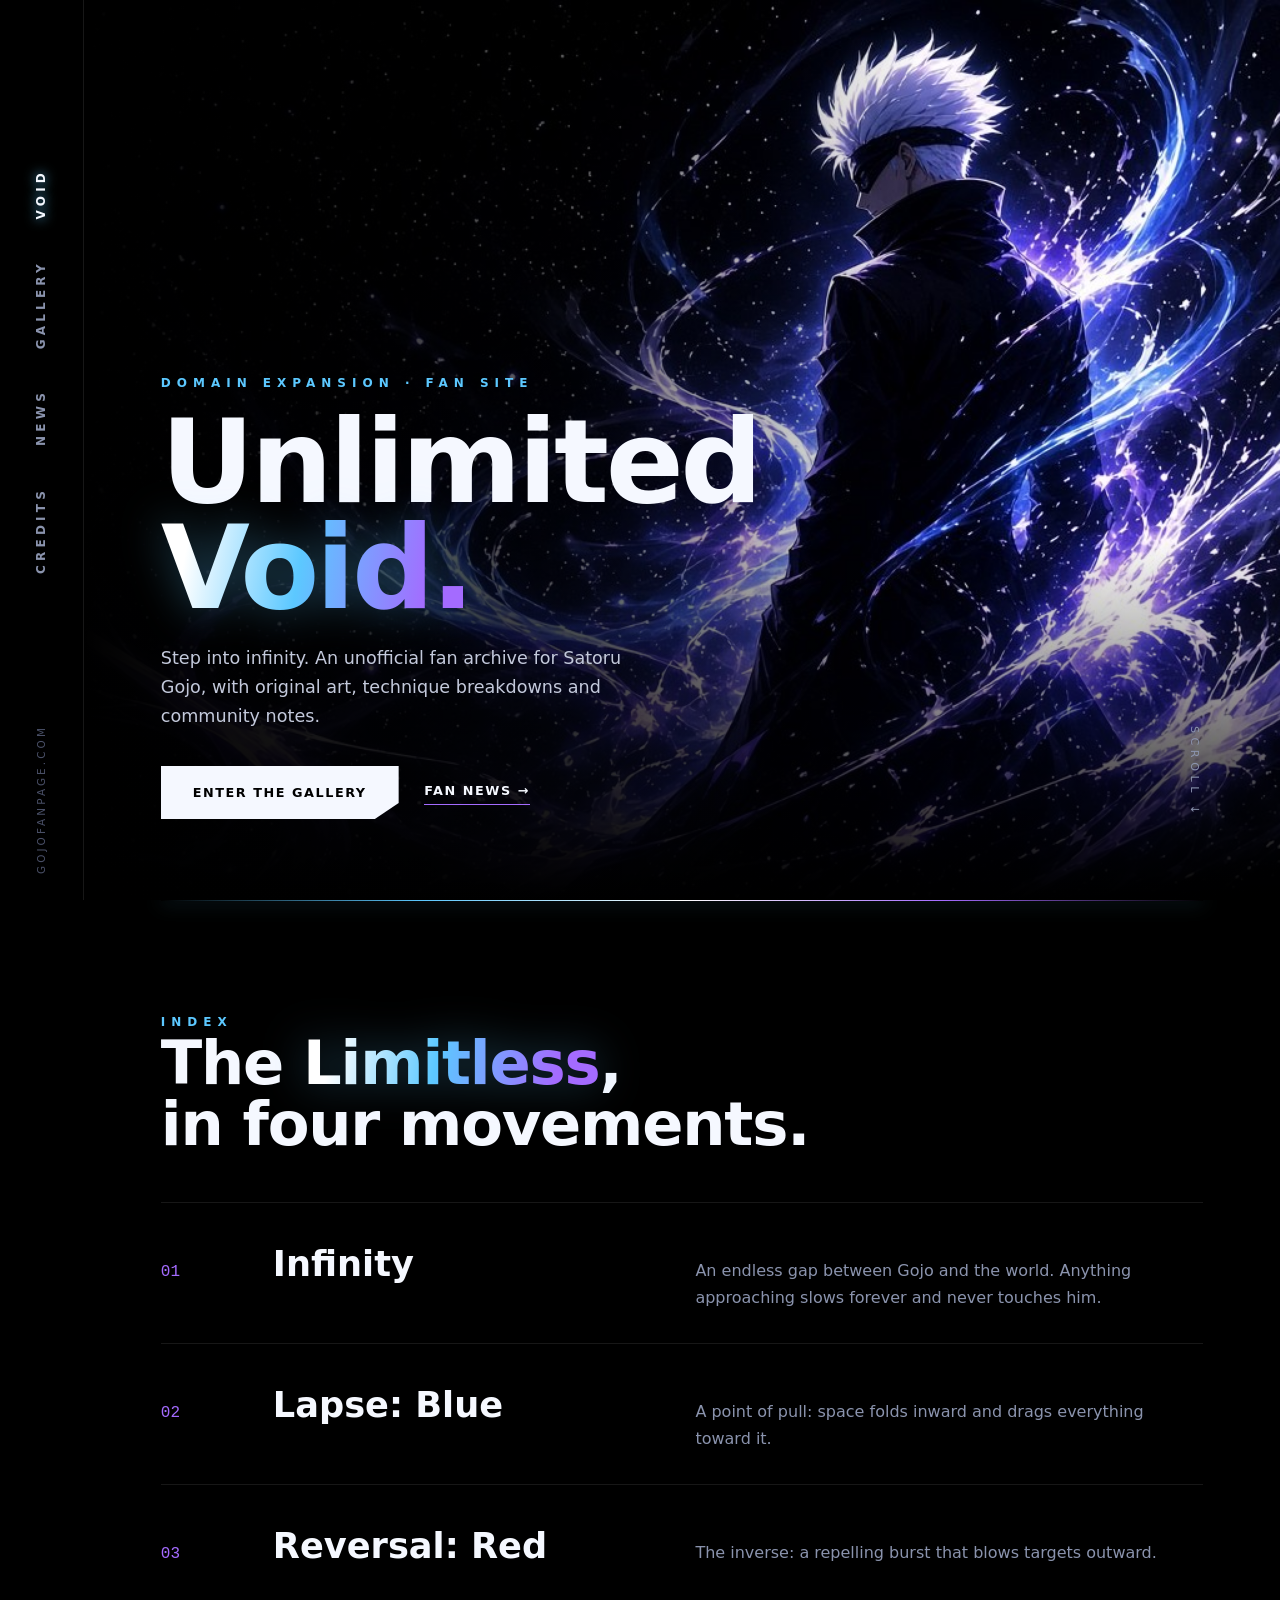
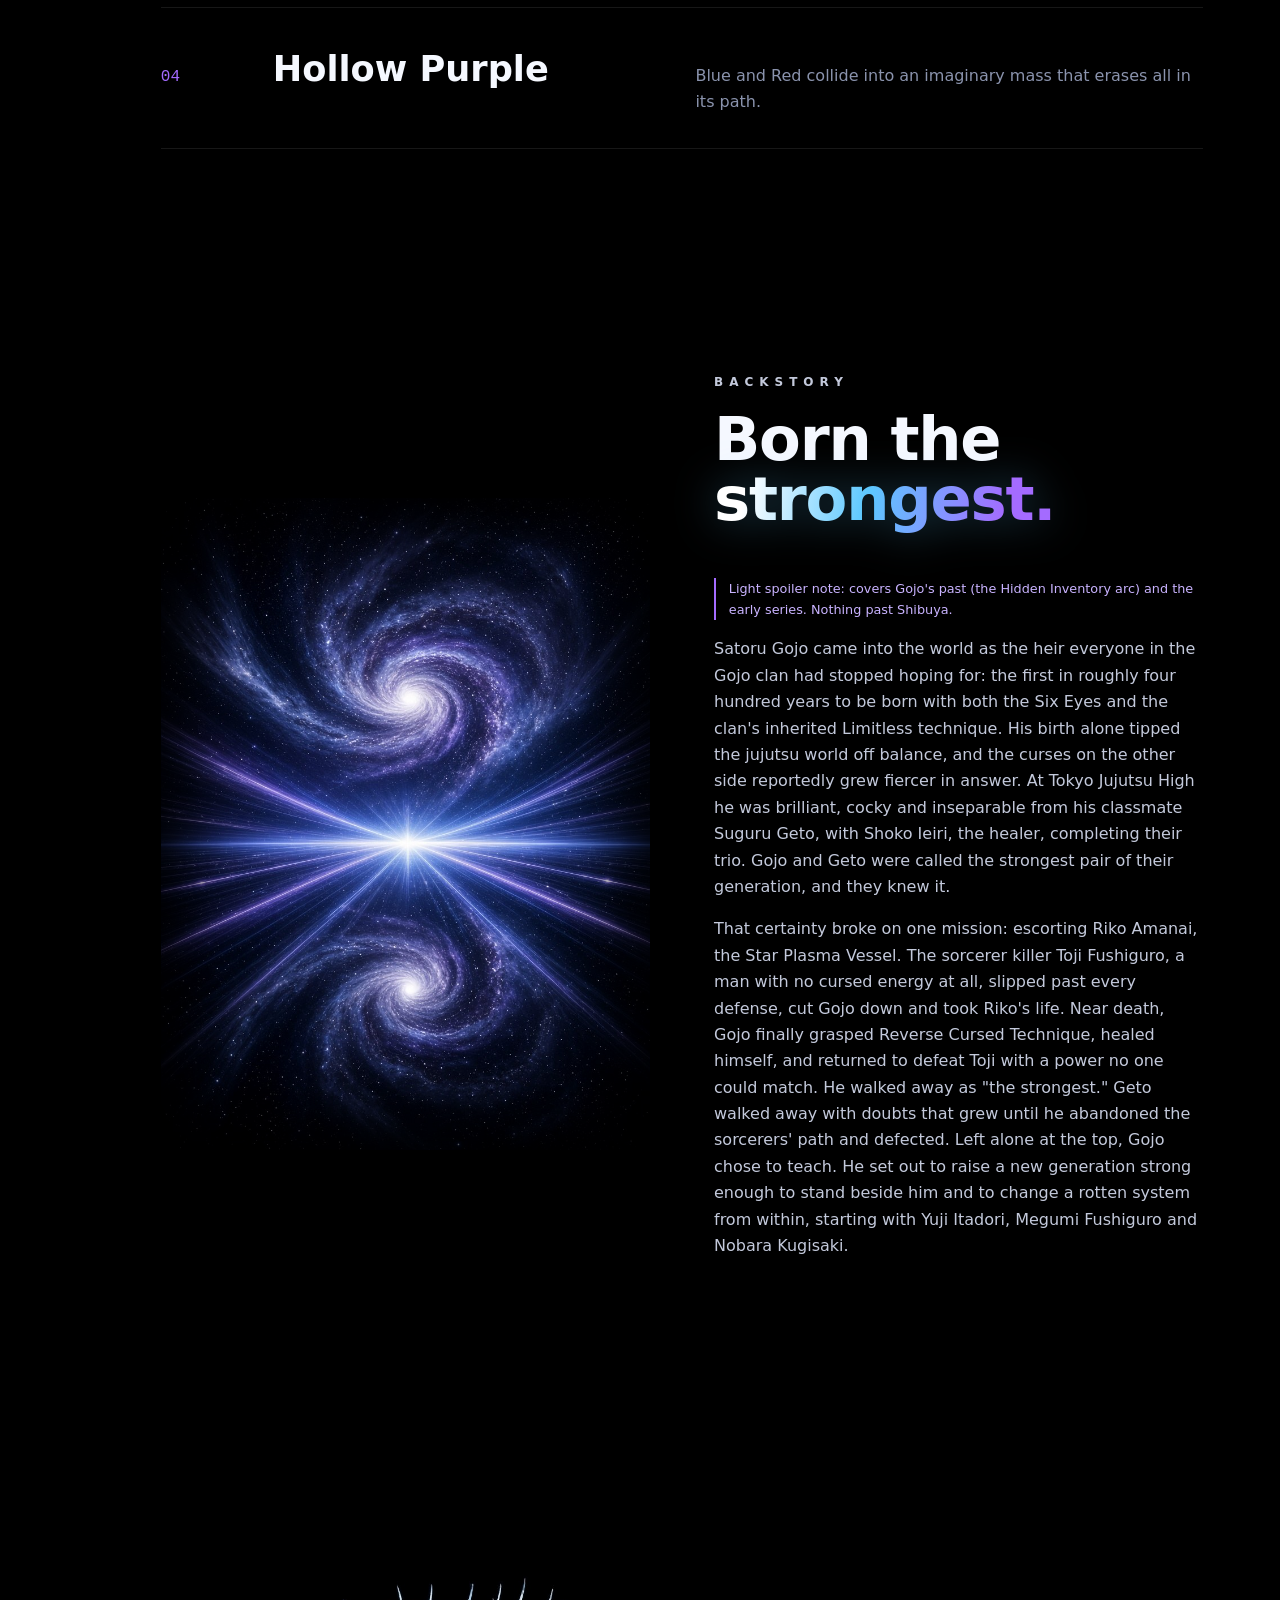
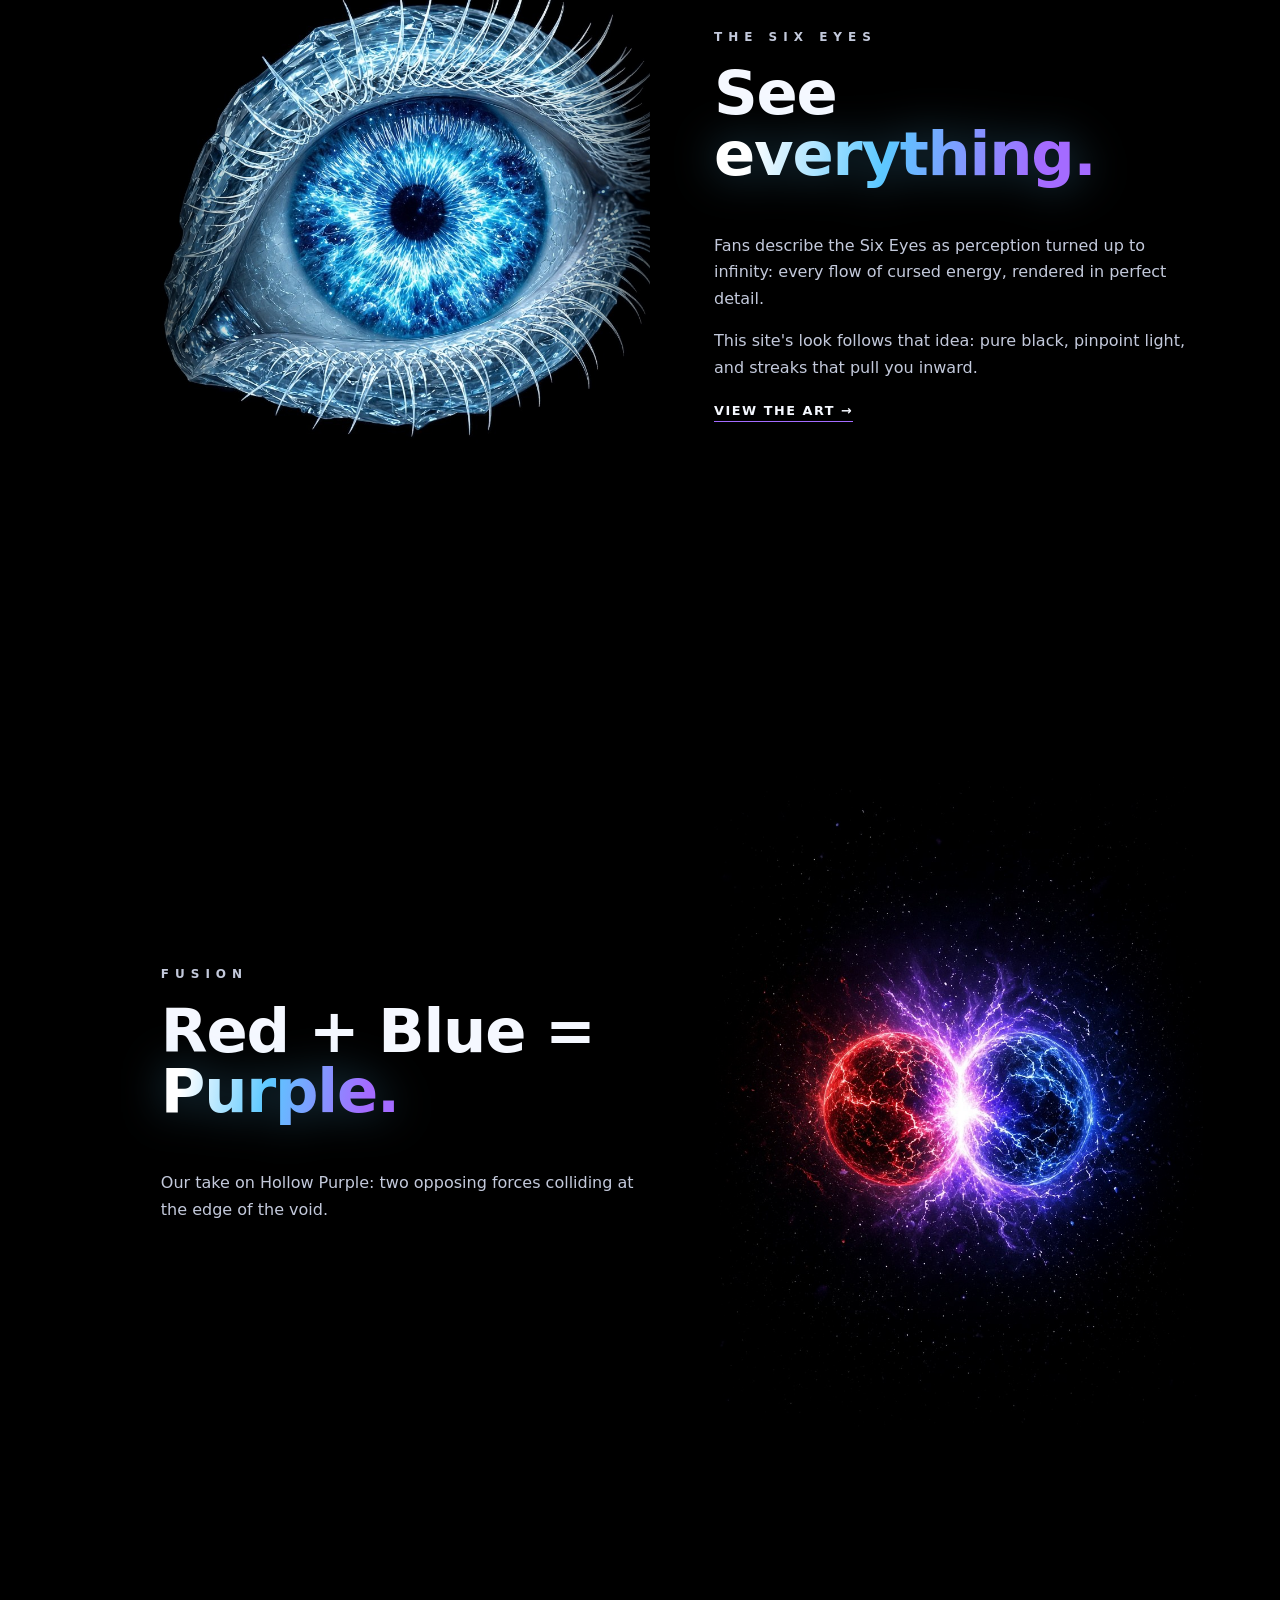
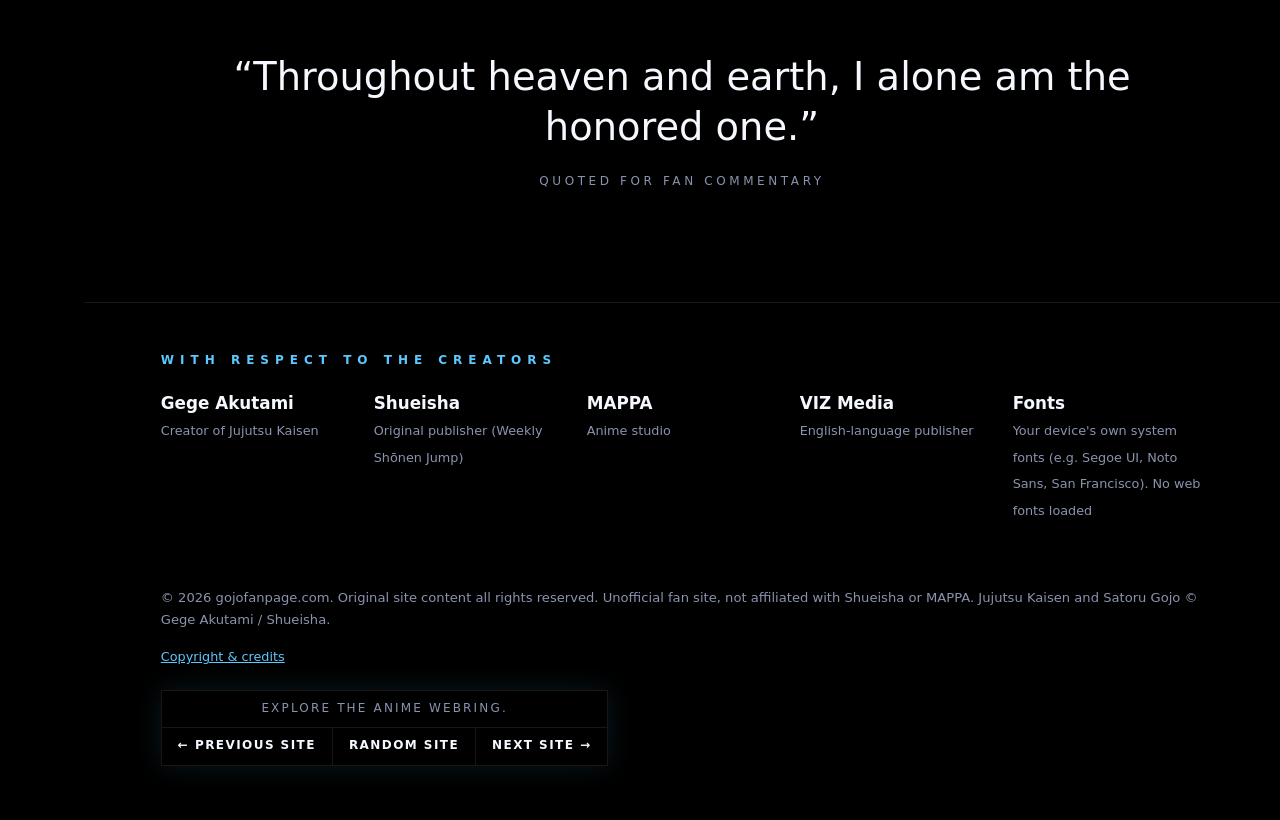
<file: index.html>
<!doctype html><html lang="en"><head><meta charset="utf-8"><meta name="viewport" content="width=device-width,initial-scale=1"><title>Unlimited Void · gojofanpage.com</title><meta name="description" content="An unofficial Satoru Gojo fan site with original Unlimited Void artwork, a Limitless technique guide and a spoiler-light backstory."><meta name="theme-color" content="#000000"><link rel="canonical" href="https://gojofanpage.com/"><meta property="og:type" content="website"><meta property="og:site_name" content="gojofanpage.com"><meta property="og:title" content="Unlimited Void · gojofanpage.com"><meta property="og:description" content="An unofficial Satoru Gojo fan site with original Unlimited Void artwork, a Limitless technique guide and a spoiler-light backstory."><meta property="og:url" content="https://gojofanpage.com/"><meta property="og:image" content="https://gojofanpage.com/img/hero-void.jpg"><meta property="og:image:width" content="1280"><meta property="og:image:height" content="720"><meta property="og:image:alt" content="Original fan artwork: a white-haired sorcerer silhouette in a starry blue-violet void"><meta name="twitter:card" content="summary_large_image"><meta name="twitter:title" content="Unlimited Void · gojofanpage.com"><meta name="twitter:description" content="An unofficial Satoru Gojo fan site with original Unlimited Void artwork, a Limitless technique guide and a spoiler-light backstory."><meta name="twitter:image" content="https://gojofanpage.com/img/hero-void.jpg"><link rel="icon" href="favicon.svg" type="image/svg+xml"><link rel="icon" href="favicon-32.png" type="image/png" sizes="32x32"><link rel="apple-touch-icon" href="apple-touch-icon.png"><link rel="stylesheet" href="style.css"></head><body>
<a class="skip" href="#main">Skip to content</a><canvas id="void" aria-hidden="true"></canvas>
<nav class="rail" aria-label="Main"><a href="index.html" aria-label="gojofanpage.com home"><span class="mark"></span></a><ul><li><a href="index.html" aria-current="page">Void</a></li><li><a href="gallery.html">Gallery</a></li><li><a href="news.html">News</a></li><li><a href="copyright.html">Credits</a></li></ul><small>GOJOFANPAGE.COM</small></nav>
<div class="wrap"><main id="main"><section class="hero"><img src="img/hero-void.jpg" fetchpriority="high" decoding="async" alt="Original artwork: a white-haired, blindfolded sorcerer silhouette surrounded by blue and violet light streaks in a starry void"><div class="hero-txt"><p class="kicker">Domain Expansion · Fan Site</p><h1>Unlimited<br><em>Void.</em></h1><p class="lede">Step into infinity. An unofficial fan archive for Satoru Gojo, with original art, technique breakdowns and community notes.</p><div class="cta"><a class="btn" href="gallery.html">Enter the gallery</a><a class="link" href="news.html">Fan news →</a></div></div><span class="scroll" aria-hidden="true">SCROLL ↓</span></section>
<div class="streak" aria-hidden="true"></div>
<section class="reveal" aria-labelledby="lim"><p class="kicker">Index</p><h2 id="lim">The <em>Limitless</em>,<br>in four movements.</h2><ol class="tech">
<li><span class="n">01</span><h3>Infinity</h3><p>An endless gap between Gojo and the world. Anything approaching slows forever and never touches him.</p></li>
<li><span class="n">02</span><h3>Lapse: Blue</h3><p>A point of pull: space folds inward and drags everything toward it.</p></li>
<li><span class="n">03</span><h3>Reversal: Red</h3><p>The inverse: a repelling burst that blows targets outward.</p></li>
<li><span class="n">04</span><h3>Hollow Purple</h3><p>Blue and Red collide into an imaginary mass that erases all in its path.</p></li></ol></section>
<section class="split reveal" aria-labelledby="bs"><div class="frame"><img src="img/void-landscape.jpg" alt="Original artwork: twin galaxies and a burst of blue-violet light" loading="lazy"></div><div><p class="kicker">Backstory</p><h2 id="bs">Born the <em>strongest.</em></h2><p class="spoil">Light spoiler note: covers Gojo's past (the Hidden Inventory arc) and the early series. Nothing past Shibuya.</p>
<p>Satoru Gojo came into the world as the heir everyone in the Gojo clan had stopped hoping for: the first in roughly four hundred years to be born with both the Six Eyes and the clan's inherited Limitless technique. His birth alone tipped the jujutsu world off balance, and the curses on the other side reportedly grew fiercer in answer. At Tokyo Jujutsu High he was brilliant, cocky and inseparable from his classmate Suguru Geto, with Shoko Ieiri, the healer, completing their trio. Gojo and Geto were called the strongest pair of their generation, and they knew it.</p>
<p>That certainty broke on one mission: escorting Riko Amanai, the Star Plasma Vessel. The sorcerer killer Toji Fushiguro, a man with no cursed energy at all, slipped past every defense, cut Gojo down and took Riko's life. Near death, Gojo finally grasped Reverse Cursed Technique, healed himself, and returned to defeat Toji with a power no one could match. He walked away as "the strongest." Geto walked away with doubts that grew until he abandoned the sorcerers' path and defected. Left alone at the top, Gojo chose to teach. He set out to raise a new generation strong enough to stand beside him and to change a rotten system from within, starting with Yuji Itadori, Megumi Fushiguro and Nobara Kugisaki.</p></div></section><section class="split reveal"><div class="frame"><img src="img/six-eyes.jpg" alt="Original artwork: a crystalline ice-blue eye with a galaxy-like iris on black" loading="lazy"></div><div><p class="kicker">The Six Eyes</p><h2>See <em>everything.</em></h2><p>Fans describe the Six Eyes as perception turned up to infinity: every flow of cursed energy, rendered in perfect detail.</p><p>This site's look follows that idea: pure black, pinpoint light, and streaks that pull you inward.</p><a class="link" href="gallery.html">View the art →</a></div></section>
<section class="split reveal"><div><p class="kicker">Fusion</p><h2>Red + Blue =<br><em>Purple.</em></h2><p>Our take on Hollow Purple: two opposing forces colliding at the edge of the void.</p></div><div class="frame"><img src="img/hollow-purple.jpg" alt="Original artwork: a red and a blue orb fusing into violet lightning" loading="lazy"></div></section>
<section class="reveal"><blockquote>“Throughout heaven and earth, I alone am the honored one.”<cite>Quoted for fan commentary</cite></blockquote></section></main><div class="credits" aria-label="Credits"><p class="kicker">With respect to the creators</p><ul><li><b>Gege Akutami</b><span>Creator of Jujutsu Kaisen</span></li><li><b>Shueisha</b><span>Original publisher (Weekly Shōnen Jump)</span></li><li><b>MAPPA</b><span>Anime studio</span></li><li><b>VIZ Media</b><span>English-language publisher</span></li><li><b>Fonts</b><span>Your device's own system fonts (e.g. Segoe UI, Noto Sans, San Francisco). No web fonts loaded</span></li></ul></div><footer><p>© 2026 gojofanpage.com. Original site content all rights reserved. Unofficial fan site, not affiliated with Shueisha or MAPPA. Jujutsu Kaisen and Satoru Gojo © Gege Akutami / Shueisha.</p><p class="fine"><a href="copyright.html">Copyright &amp; credits</a></p><div class="webring" aria-label="Anime Webring"><p class="wr-t">Explore the Anime Webring.</p><div class="wr-l"><a href="https://webri.ng/webring/animewebring/previous?via=https%3A%2F%2Fgojofanpage.com%2F">← Previous Site</a><a href="https://webri.ng/webring/animewebring/random?via=https%3A%2F%2Fgojofanpage.com%2F">Random Site</a><a href="https://webri.ng/webring/animewebring/next?via=https%3A%2F%2Fgojofanpage.com%2F">Next Site →</a></div></div><!-- AFFILIATE DISCLOSURE (enable only after the boss approves an affiliate program): <p class="fine disclosure">Some links on this site are affiliate links. If you buy through them, gojofanpage.com may earn a small commission at no extra cost to you.</p> --></footer></div><script src="script.js"></script></body></html>
</file>
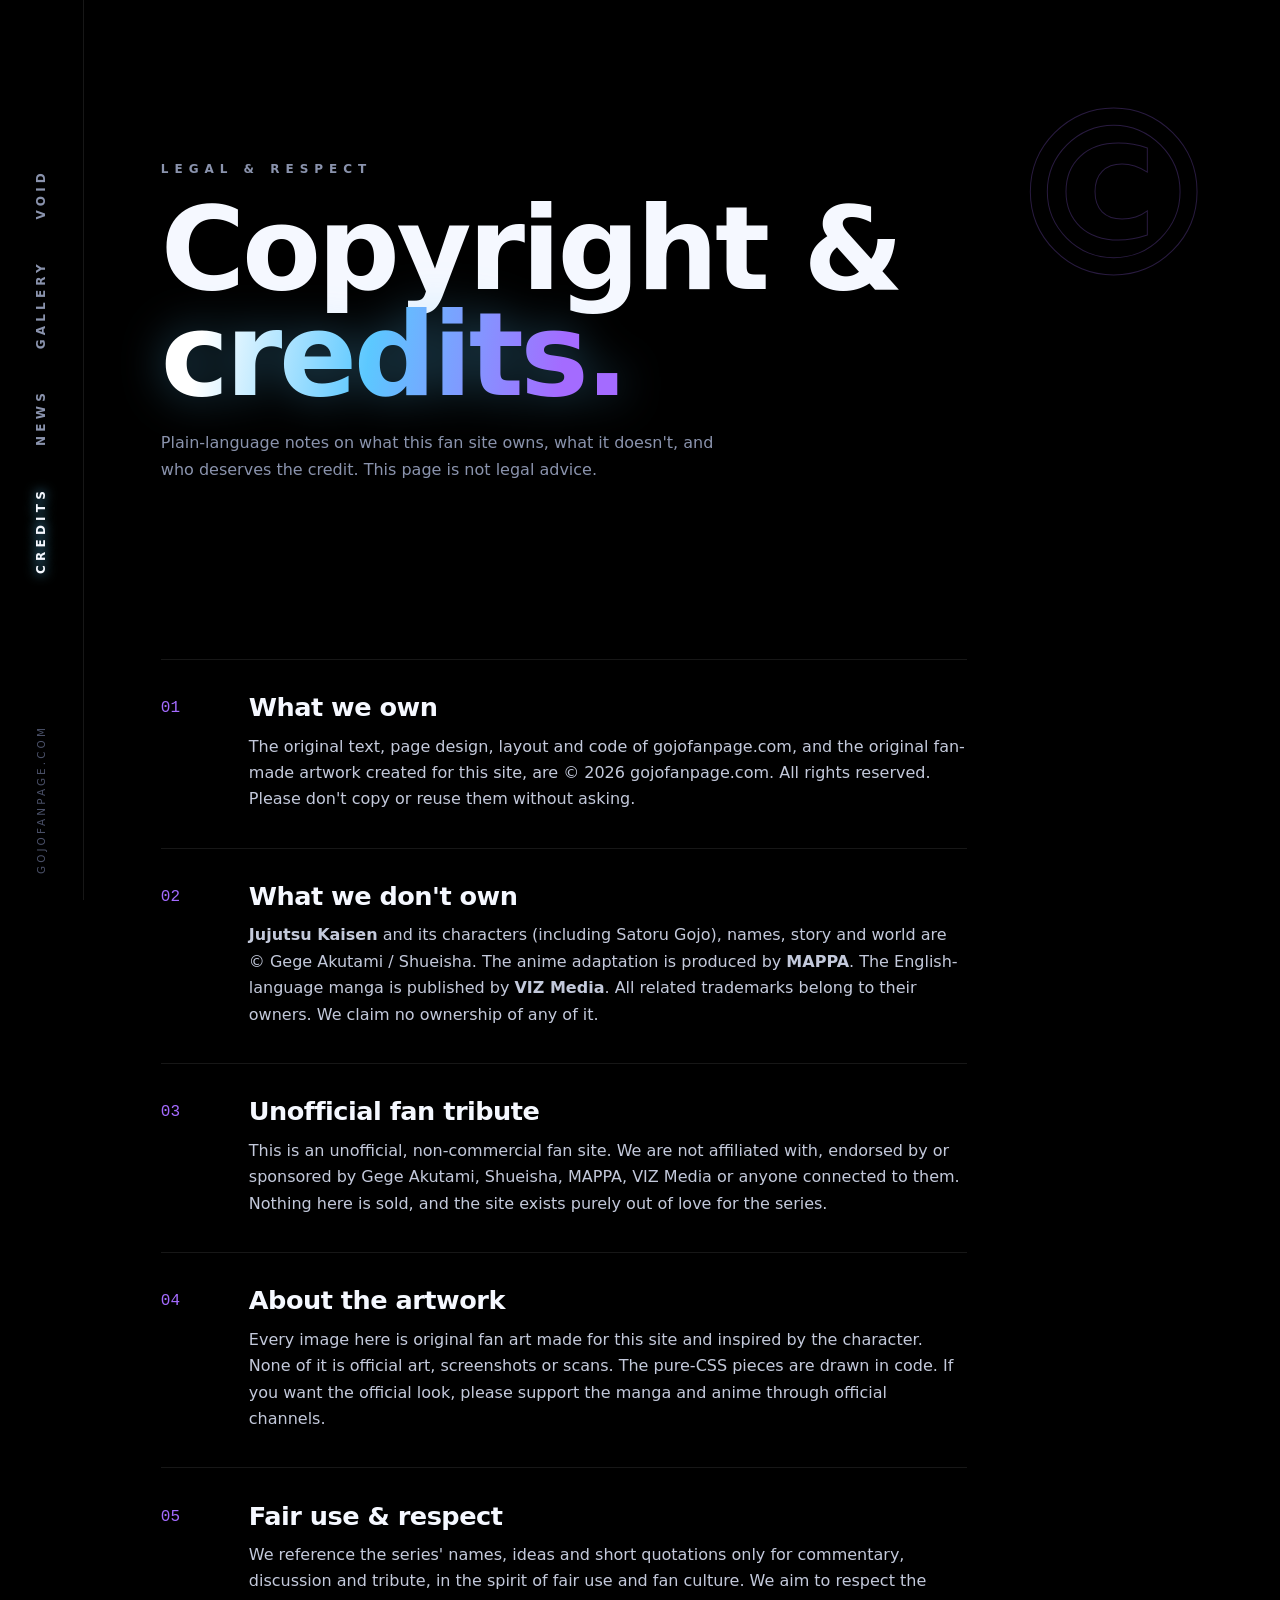
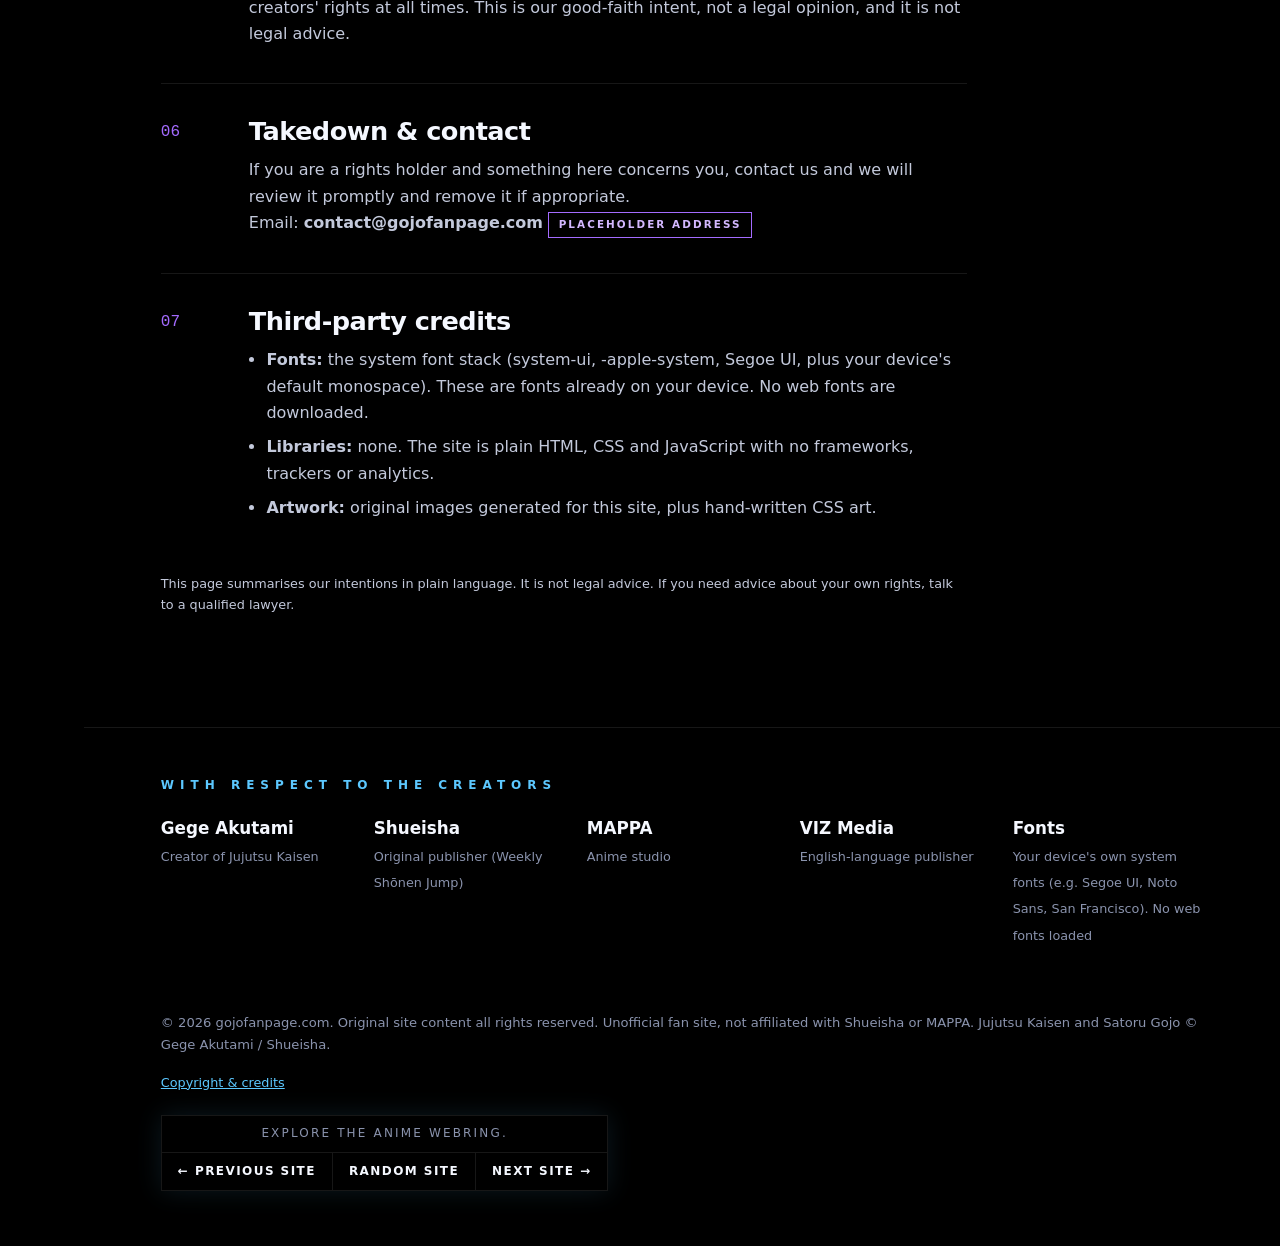
<file: copyright.html>
<!doctype html><html lang="en"><head><meta charset="utf-8"><meta name="viewport" content="width=device-width,initial-scale=1"><title>Copyright &amp; Credits · gojofanpage.com</title><meta name="description" content="Copyright notice, credits and fan-site policy for gojofanpage.com, an unofficial Jujutsu Kaisen fan site."><meta name="theme-color" content="#000000"><link rel="canonical" href="https://gojofanpage.com/copyright.html"><meta property="og:type" content="website"><meta property="og:site_name" content="gojofanpage.com"><meta property="og:title" content="Copyright &amp; Credits · gojofanpage.com"><meta property="og:description" content="Copyright notice, credits and fan-site policy for gojofanpage.com, an unofficial Jujutsu Kaisen fan site."><meta property="og:url" content="https://gojofanpage.com/copyright.html"><meta property="og:image" content="https://gojofanpage.com/img/hero-void.jpg"><meta property="og:image:width" content="1280"><meta property="og:image:height" content="720"><meta property="og:image:alt" content="Original fan artwork: a white-haired sorcerer silhouette in a starry blue-violet void"><meta name="twitter:card" content="summary_large_image"><meta name="twitter:title" content="Copyright &amp; Credits · gojofanpage.com"><meta name="twitter:description" content="Copyright notice, credits and fan-site policy for gojofanpage.com, an unofficial Jujutsu Kaisen fan site."><meta name="twitter:image" content="https://gojofanpage.com/img/hero-void.jpg"><link rel="icon" href="favicon.svg" type="image/svg+xml"><link rel="icon" href="favicon-32.png" type="image/png" sizes="32x32"><link rel="apple-touch-icon" href="apple-touch-icon.png"><link rel="stylesheet" href="style.css"></head><body>
<a class="skip" href="#main">Skip to content</a><canvas id="void" aria-hidden="true"></canvas>
<nav class="rail" aria-label="Main"><a href="index.html" aria-label="gojofanpage.com home"><span class="mark"></span></a><ul><li><a href="index.html">Void</a></li><li><a href="gallery.html">Gallery</a></li><li><a href="news.html" >News</a></li><li><a href="copyright.html" aria-current="page">Credits</a></li></ul><small>GOJOFANPAGE.COM</small></nav>
<div class="wrap"><main id="main"><section class="phead"><span class="big" aria-hidden="true">©</span><p class="kicker">Legal &amp; respect</p><h1>Copyright &amp;<br><em>credits.</em></h1><p>Plain-language notes on what this fan site owns, what it doesn't, and who deserves the credit. This page is not legal advice.</p></section>
<section class="legal">
<article><span class="n">01</span><div><h2>What we own</h2><p>The original text, page design, layout and code of gojofanpage.com, and the original fan-made artwork created for this site, are © 2026 gojofanpage.com. All rights reserved. Please don't copy or reuse them without asking.</p></div></article>
<article><span class="n">02</span><div><h2>What we don't own</h2><p><b>Jujutsu Kaisen</b> and its characters (including Satoru Gojo), names, story and world are © Gege Akutami / Shueisha. The anime adaptation is produced by <b>MAPPA</b>. The English-language manga is published by <b>VIZ Media</b>. All related trademarks belong to their owners. We claim no ownership of any of it.</p></div></article>
<article><span class="n">03</span><div><h2>Unofficial fan tribute</h2><p>This is an unofficial, non-commercial fan site. We are not affiliated with, endorsed by or sponsored by Gege Akutami, Shueisha, MAPPA, VIZ Media or anyone connected to them. Nothing here is sold, and the site exists purely out of love for the series.</p></div></article>
<article><span class="n">04</span><div><h2>About the artwork</h2><p>Every image here is original fan art made for this site and inspired by the character. None of it is official art, screenshots or scans. The pure-CSS pieces are drawn in code. If you want the official look, please support the manga and anime through official channels.</p></div></article>
<article><span class="n">05</span><div><h2>Fair use &amp; respect</h2><p>We reference the series' names, ideas and short quotations only for commentary, discussion and tribute, in the spirit of fair use and fan culture. We aim to respect the creators' rights at all times. This is our good-faith intent, not a legal opinion, and it is not legal advice.</p></div></article>
<article><span class="n">06</span><div><h2>Takedown &amp; contact</h2><p>If you are a rights holder and something here concerns you, contact us and we will review it promptly and remove it if appropriate.<br>Email: <b>contact@gojofanpage.com</b> <span class="pill ph">Placeholder address</span></p></div></article>
<article><span class="n">07</span><div><h2>Third-party credits</h2><ul class="list"><li><b>Fonts:</b> the system font stack (system-ui, -apple-system, Segoe UI, plus your device's default monospace). These are fonts already on your device. No web fonts are downloaded.</li><li><b>Libraries:</b> none. The site is plain HTML, CSS and JavaScript with no frameworks, trackers or analytics.</li><li><b>Artwork:</b> original images generated for this site, plus hand-written CSS art.</li></ul></div></article>
<p class="fine">This page summarises our intentions in plain language. It is not legal advice. If you need advice about your own rights, talk to a qualified lawyer.</p>
</section></main><div class="credits" aria-label="Credits"><p class="kicker">With respect to the creators</p><ul><li><b>Gege Akutami</b><span>Creator of Jujutsu Kaisen</span></li><li><b>Shueisha</b><span>Original publisher (Weekly Shōnen Jump)</span></li><li><b>MAPPA</b><span>Anime studio</span></li><li><b>VIZ Media</b><span>English-language publisher</span></li><li><b>Fonts</b><span>Your device's own system fonts (e.g. Segoe UI, Noto Sans, San Francisco). No web fonts loaded</span></li></ul></div><footer><p>© 2026 gojofanpage.com. Original site content all rights reserved. Unofficial fan site, not affiliated with Shueisha or MAPPA. Jujutsu Kaisen and Satoru Gojo © Gege Akutami / Shueisha.</p><p class="fine"><a href="copyright.html">Copyright &amp; credits</a></p><div class="webring" aria-label="Anime Webring"><p class="wr-t">Explore the Anime Webring.</p><div class="wr-l"><a href="https://webri.ng/webring/animewebring/previous?via=https%3A%2F%2Fgojofanpage.com%2F">← Previous Site</a><a href="https://webri.ng/webring/animewebring/random?via=https%3A%2F%2Fgojofanpage.com%2F">Random Site</a><a href="https://webri.ng/webring/animewebring/next?via=https%3A%2F%2Fgojofanpage.com%2F">Next Site →</a></div></div><!-- AFFILIATE DISCLOSURE (enable only after the boss approves an affiliate program): <p class="fine disclosure">Some links on this site are affiliate links. If you buy through them, gojofanpage.com may earn a small commission at no extra cost to you.</p> --></footer></div><script src="script.js"></script></body></html>
</file>
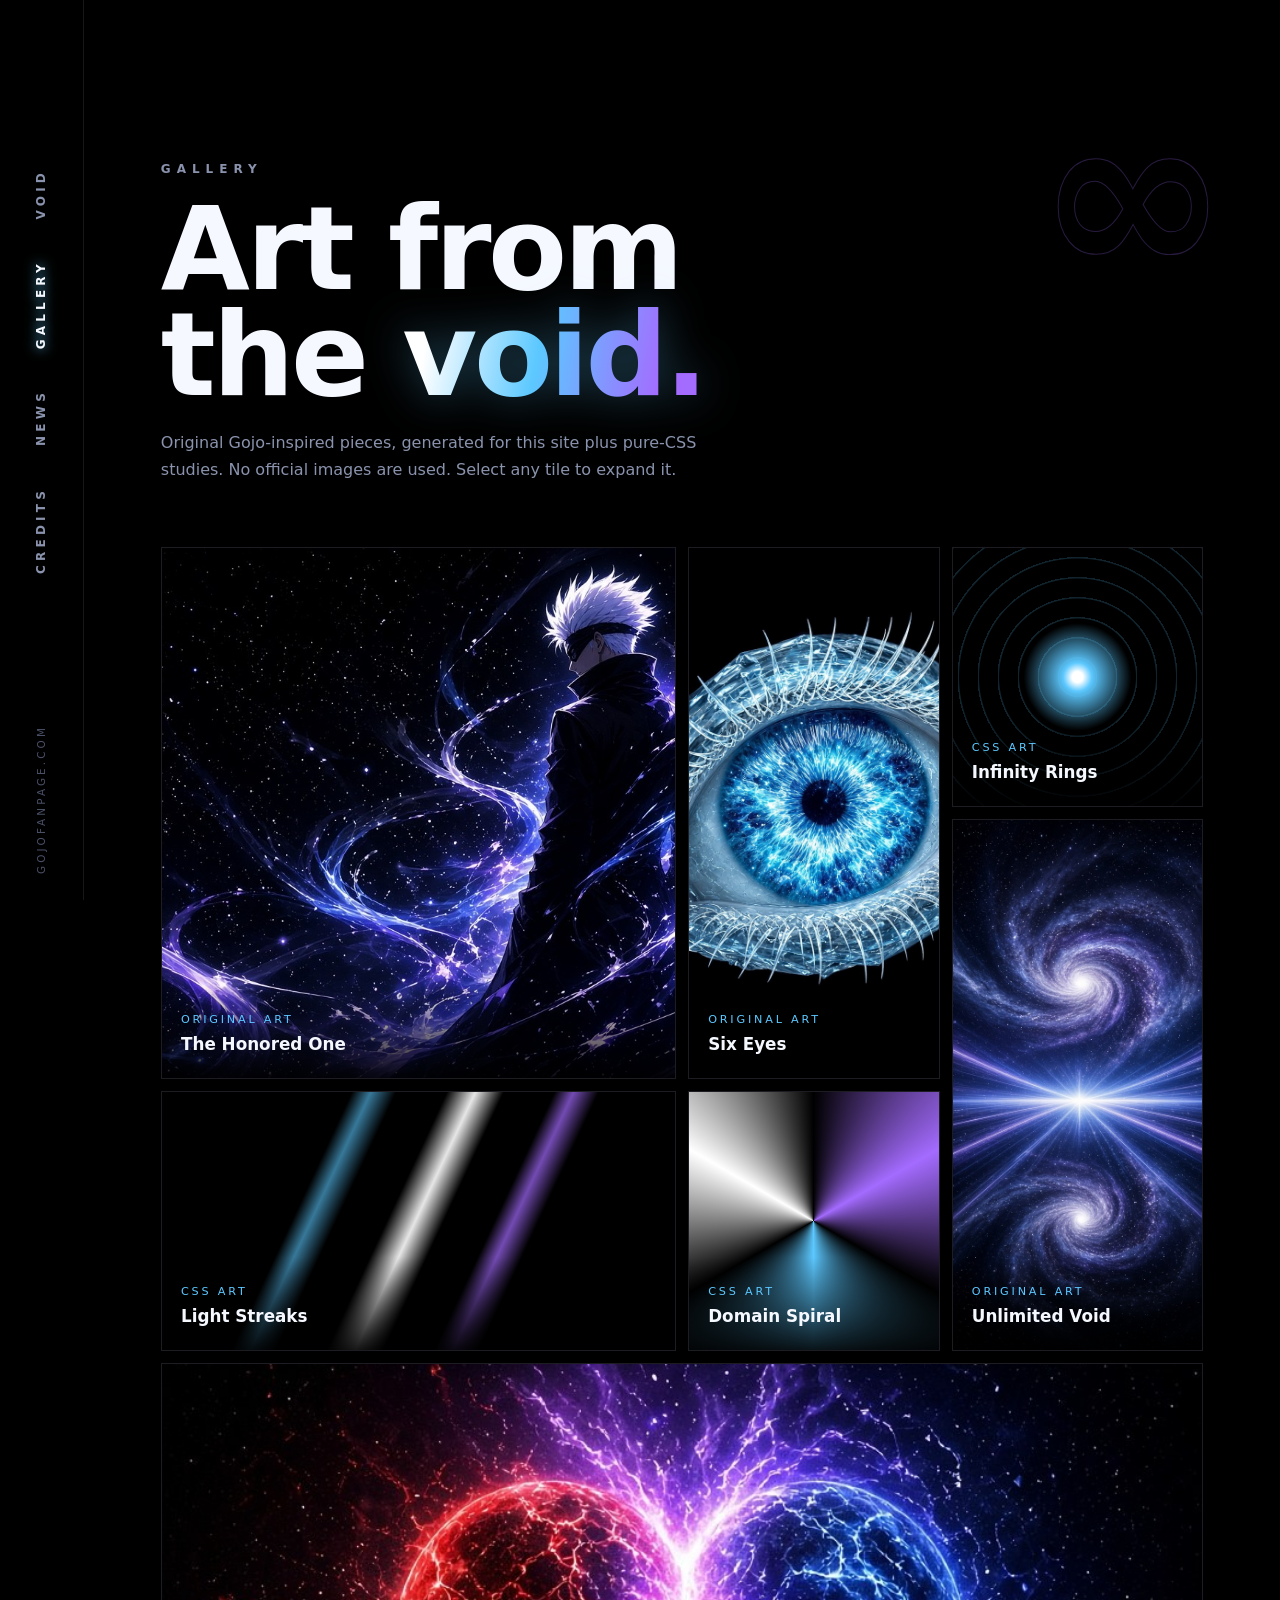
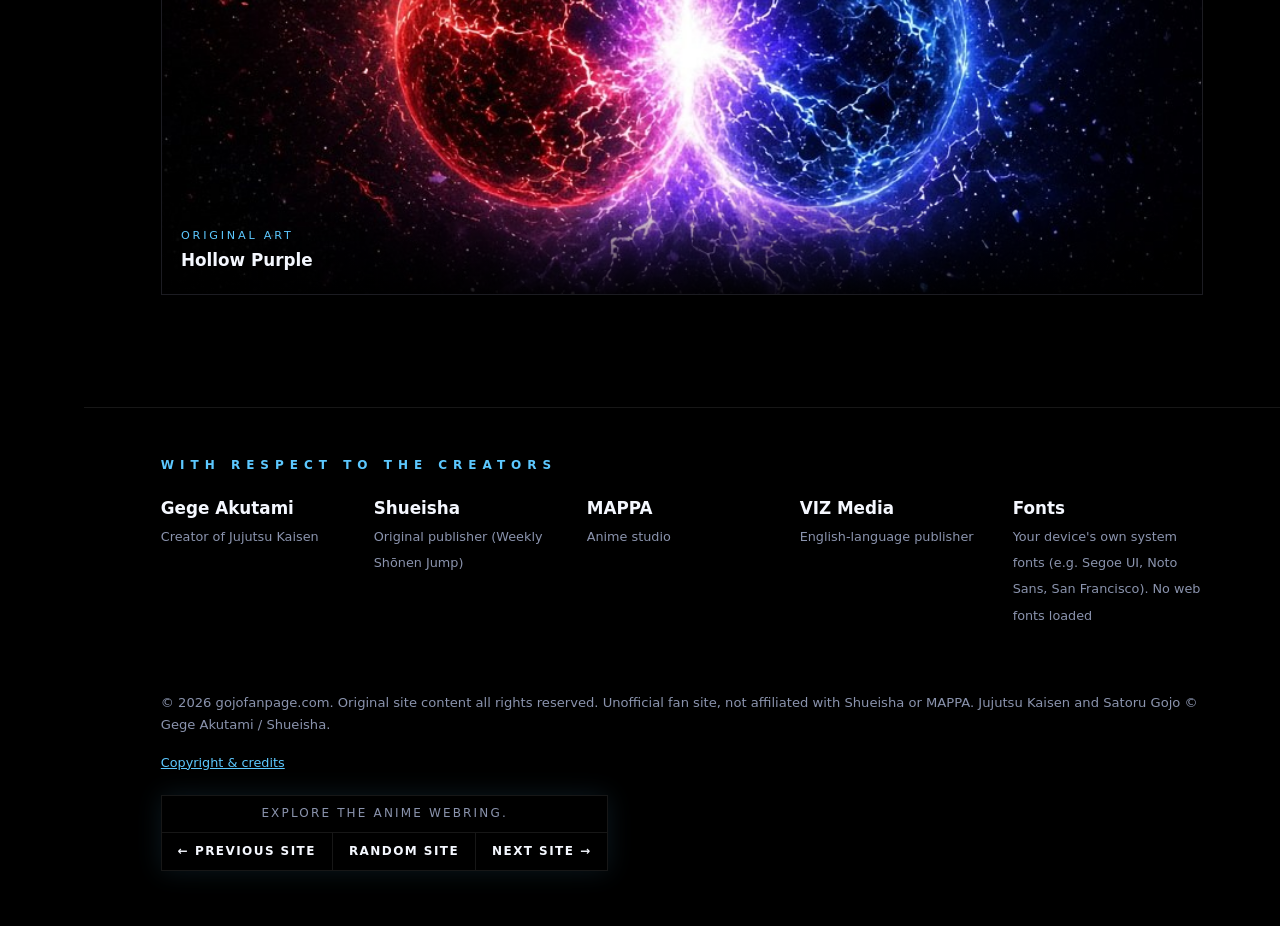
<file: gallery.html>
<!doctype html><html lang="en"><head><meta charset="utf-8"><meta name="viewport" content="width=device-width,initial-scale=1"><title>Gallery · gojofanpage.com</title><meta name="description" content="Original fan artwork inspired by Satoru Gojo: Six Eyes, Hollow Purple, the Unlimited Void and CSS light experiments."><meta name="theme-color" content="#000000"><link rel="canonical" href="https://gojofanpage.com/gallery.html"><meta property="og:type" content="website"><meta property="og:site_name" content="gojofanpage.com"><meta property="og:title" content="Gallery · gojofanpage.com"><meta property="og:description" content="Original fan artwork inspired by Satoru Gojo: Six Eyes, Hollow Purple, the Unlimited Void and CSS light experiments."><meta property="og:url" content="https://gojofanpage.com/gallery.html"><meta property="og:image" content="https://gojofanpage.com/img/hero-void.jpg"><meta property="og:image:width" content="1280"><meta property="og:image:height" content="720"><meta property="og:image:alt" content="Original fan artwork: a white-haired sorcerer silhouette in a starry blue-violet void"><meta name="twitter:card" content="summary_large_image"><meta name="twitter:title" content="Gallery · gojofanpage.com"><meta name="twitter:description" content="Original fan artwork inspired by Satoru Gojo: Six Eyes, Hollow Purple, the Unlimited Void and CSS light experiments."><meta name="twitter:image" content="https://gojofanpage.com/img/hero-void.jpg"><link rel="icon" href="favicon.svg" type="image/svg+xml"><link rel="icon" href="favicon-32.png" type="image/png" sizes="32x32"><link rel="apple-touch-icon" href="apple-touch-icon.png"><link rel="stylesheet" href="style.css"></head><body>
<a class="skip" href="#main">Skip to content</a><canvas id="void" aria-hidden="true"></canvas>
<nav class="rail" aria-label="Main"><a href="index.html" aria-label="gojofanpage.com home"><span class="mark"></span></a><ul><li><a href="index.html">Void</a></li><li><a href="gallery.html" aria-current="page">Gallery</a></li><li><a href="news.html">News</a></li><li><a href="copyright.html">Credits</a></li></ul><small>GOJOFANPAGE.COM</small></nav>
<div class="wrap"><main id="main"><section class="phead"><span class="big" aria-hidden="true">∞</span><p class="kicker">Gallery</p><h1>Art from<br>the <em>void.</em></h1><p>Original Gojo-inspired pieces, generated for this site plus pure-CSS studies. No official images are used. Select any tile to expand it.</p></section>
<section class="bento"><button class="tile w2 h2 reveal" aria-label="Open The Honored One"><img src="img/hero-void.jpg" alt="Original artwork: White-haired blindfolded sorcerer silhouette in a cosmic void" loading="lazy"><span class="cap"><span>Original art</span><b>The Honored One</b></span></button><button class="tile h2 reveal" aria-label="Open Six Eyes"><img src="img/six-eyes.jpg" alt="Original artwork: Crystalline glowing blue eye" loading="lazy"><span class="cap"><span>Original art</span><b>Six Eyes</b></span></button><button class="tile  reveal" aria-label="Open Infinity Rings"><div class="css-art ca1" aria-hidden="true"></div><span class="cap"><span>CSS art</span><b>Infinity Rings</b></span></button><button class="tile h2 reveal" aria-label="Open Unlimited Void"><img src="img/void-landscape.jpg" alt="Original artwork: Twin galaxies and a burst of blue-violet light" loading="lazy"><span class="cap"><span>Original art</span><b>Unlimited Void</b></span></button><button class="tile w2 reveal" aria-label="Open Light Streaks"><div class="css-art ca3" aria-hidden="true"></div><span class="cap"><span>CSS art</span><b>Light Streaks</b></span></button><button class="tile full h2 reveal" aria-label="Open Hollow Purple"><img src="img/hollow-purple.jpg" alt="Original artwork: Red and blue orbs fusing into violet energy" loading="lazy"><span class="cap"><span>Original art</span><b>Hollow Purple</b></span></button><button class="tile  reveal" aria-label="Open Domain Spiral"><div class="css-art ca2" aria-hidden="true"></div><span class="cap"><span>CSS art</span><b>Domain Spiral</b></span></button></section></main><div class="credits" aria-label="Credits"><p class="kicker">With respect to the creators</p><ul><li><b>Gege Akutami</b><span>Creator of Jujutsu Kaisen</span></li><li><b>Shueisha</b><span>Original publisher (Weekly Shōnen Jump)</span></li><li><b>MAPPA</b><span>Anime studio</span></li><li><b>VIZ Media</b><span>English-language publisher</span></li><li><b>Fonts</b><span>Your device's own system fonts (e.g. Segoe UI, Noto Sans, San Francisco). No web fonts loaded</span></li></ul></div><footer><p>© 2026 gojofanpage.com. Original site content all rights reserved. Unofficial fan site, not affiliated with Shueisha or MAPPA. Jujutsu Kaisen and Satoru Gojo © Gege Akutami / Shueisha.</p><p class="fine"><a href="copyright.html">Copyright &amp; credits</a></p><div class="webring" aria-label="Anime Webring"><p class="wr-t">Explore the Anime Webring.</p><div class="wr-l"><a href="https://webri.ng/webring/animewebring/previous?via=https%3A%2F%2Fgojofanpage.com%2F">← Previous Site</a><a href="https://webri.ng/webring/animewebring/random?via=https%3A%2F%2Fgojofanpage.com%2F">Random Site</a><a href="https://webri.ng/webring/animewebring/next?via=https%3A%2F%2Fgojofanpage.com%2F">Next Site →</a></div></div><!-- AFFILIATE DISCLOSURE (enable only after the boss approves an affiliate program): <p class="fine disclosure">Some links on this site are affiliate links. If you buy through them, gojofanpage.com may earn a small commission at no extra cost to you.</p> --></footer></div><dialog aria-labelledby="lbt"><div class="lb-img"></div><div class="bar"><b class="lb-t" id="lbt"></b><button class="close">Close ✕</button></div></dialog><script src="script.js"></script></body></html>
</file>
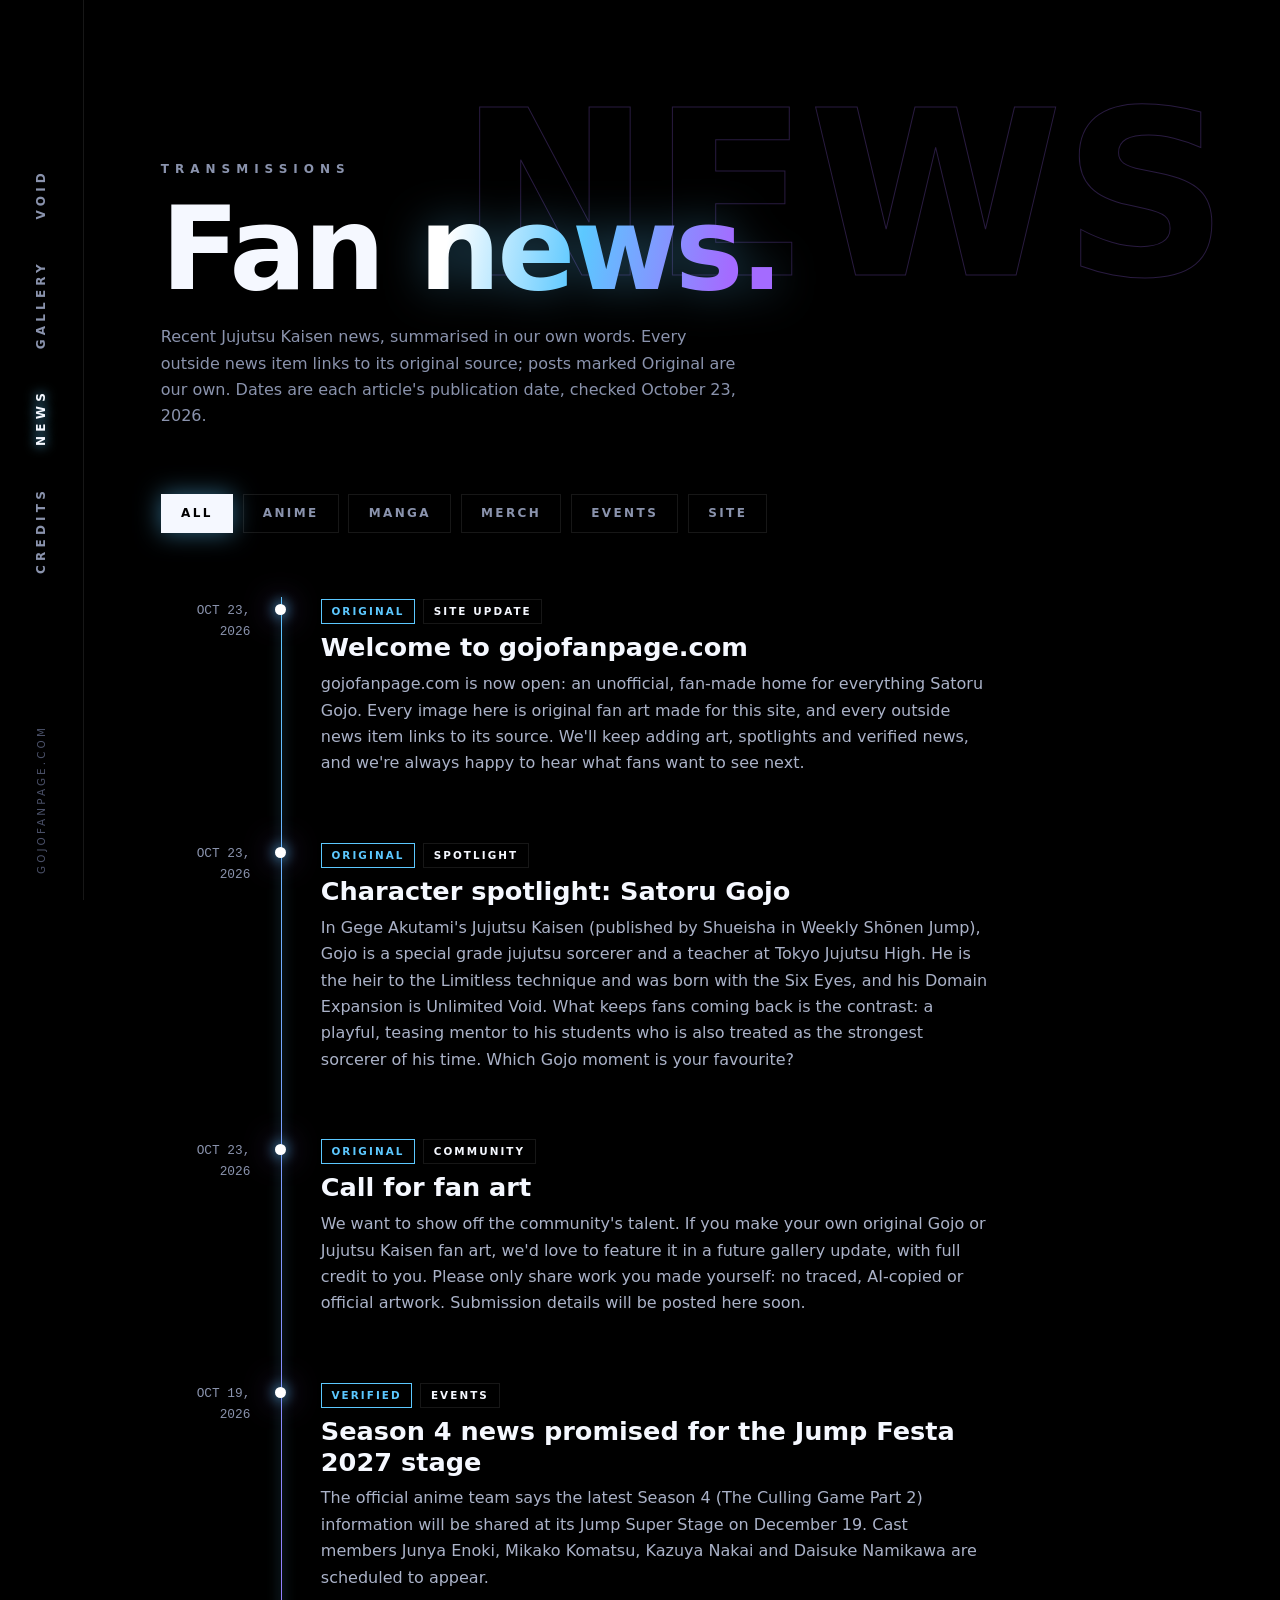
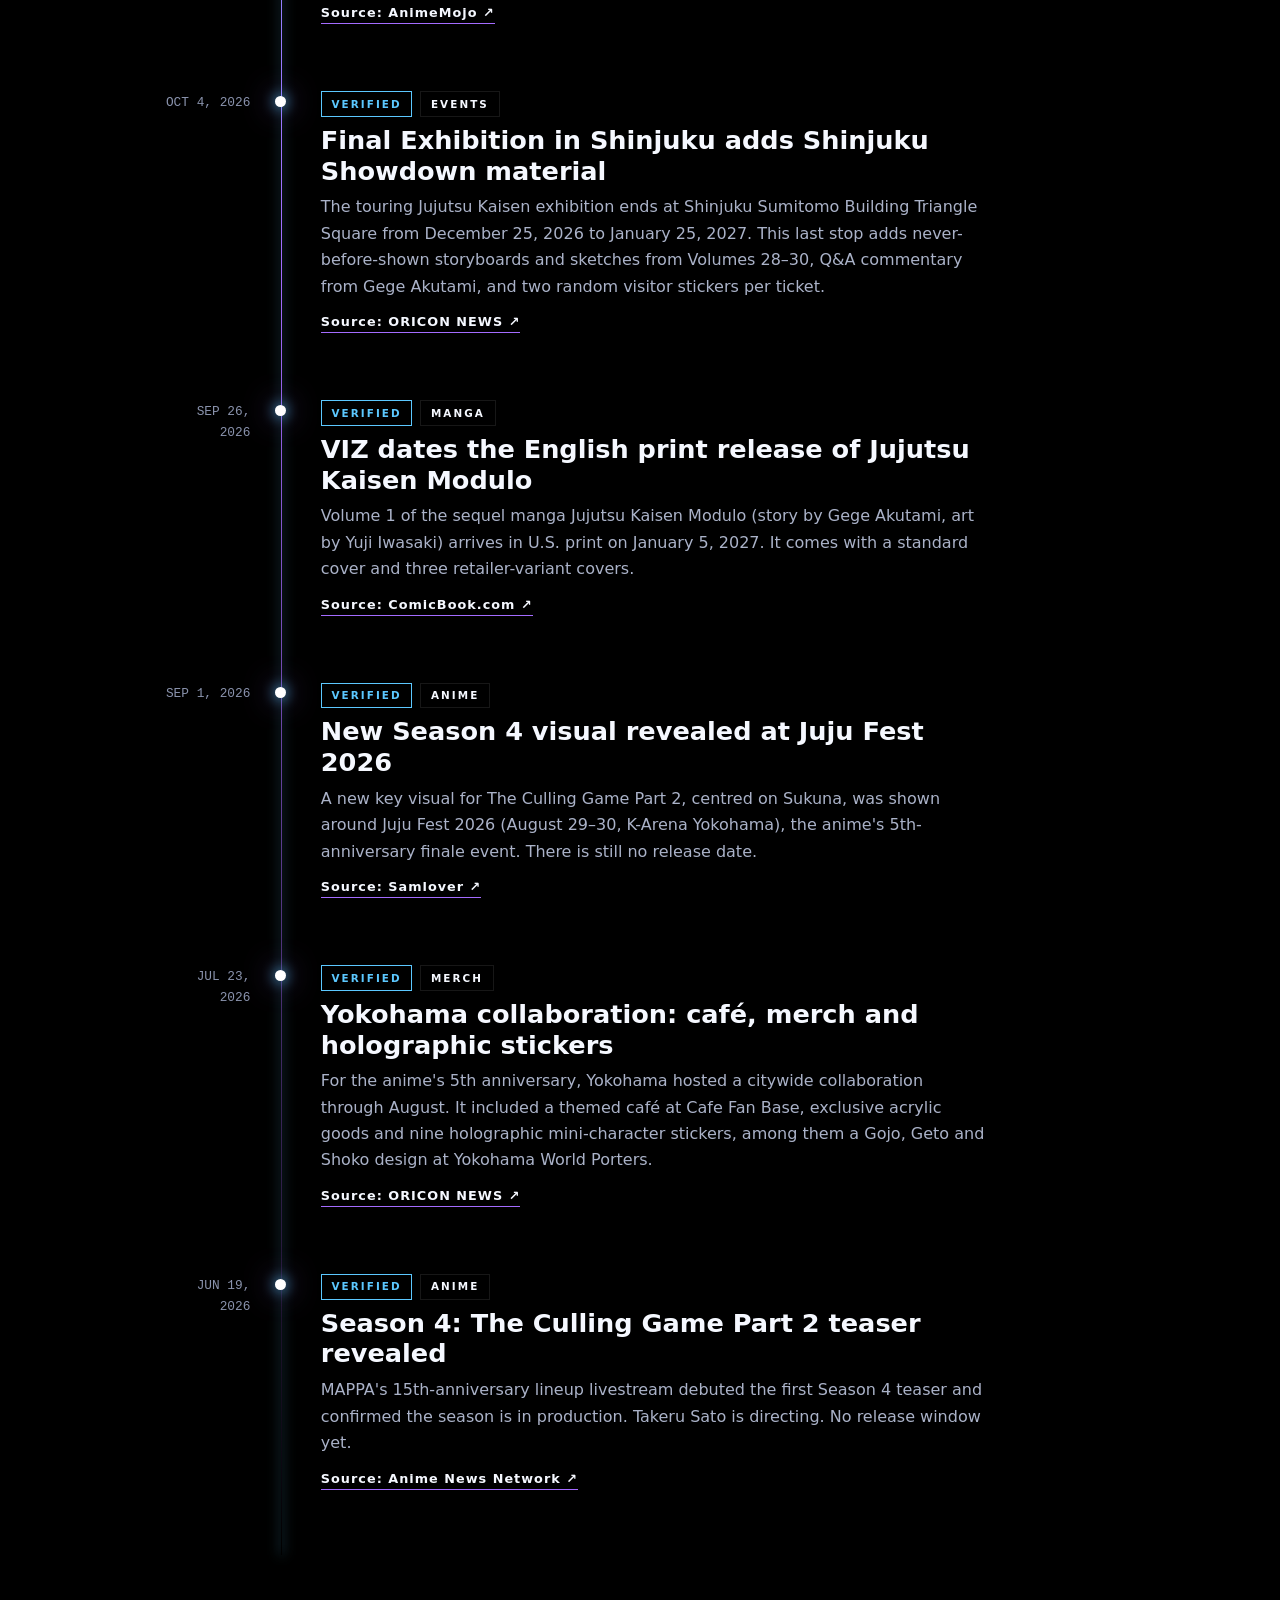
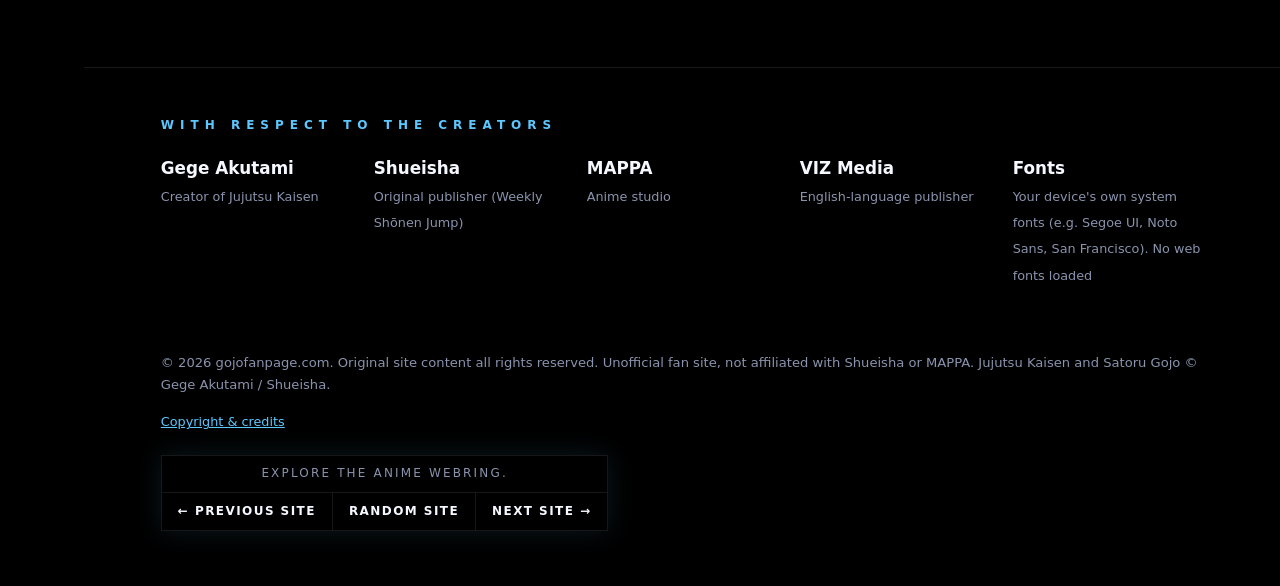
<file: news.html>
<!doctype html><html lang="en"><head><meta charset="utf-8"><meta name="viewport" content="width=device-width,initial-scale=1"><title>Fan News · gojofanpage.com</title><meta name="description" content="Recent Jujutsu Kaisen and Gojo fan news, summarised by the gojofanpage.com fan site."><meta name="theme-color" content="#000000"><link rel="canonical" href="https://gojofanpage.com/news.html"><meta property="og:type" content="website"><meta property="og:site_name" content="gojofanpage.com"><meta property="og:title" content="Fan News · gojofanpage.com"><meta property="og:description" content="Recent Jujutsu Kaisen and Gojo fan news, summarised by the gojofanpage.com fan site."><meta property="og:url" content="https://gojofanpage.com/news.html"><meta property="og:image" content="https://gojofanpage.com/img/hero-void.jpg"><meta property="og:image:width" content="1280"><meta property="og:image:height" content="720"><meta property="og:image:alt" content="Original fan artwork: a white-haired sorcerer silhouette in a starry blue-violet void"><meta name="twitter:card" content="summary_large_image"><meta name="twitter:title" content="Fan News · gojofanpage.com"><meta name="twitter:description" content="Recent Jujutsu Kaisen and Gojo fan news, summarised by the gojofanpage.com fan site."><meta name="twitter:image" content="https://gojofanpage.com/img/hero-void.jpg"><link rel="icon" href="favicon.svg" type="image/svg+xml"><link rel="icon" href="favicon-32.png" type="image/png" sizes="32x32"><link rel="apple-touch-icon" href="apple-touch-icon.png"><link rel="stylesheet" href="style.css"></head><body>
<a class="skip" href="#main">Skip to content</a><canvas id="void" aria-hidden="true"></canvas>
<nav class="rail" aria-label="Main"><a href="index.html" aria-label="gojofanpage.com home"><span class="mark"></span></a><ul><li><a href="index.html">Void</a></li><li><a href="gallery.html">Gallery</a></li><li><a href="news.html" aria-current="page">News</a></li><li><a href="copyright.html">Credits</a></li></ul><small>GOJOFANPAGE.COM</small></nav>
<div class="wrap"><main id="main"><section class="phead"><span class="big" aria-hidden="true">NEWS</span><p class="kicker">Transmissions</p><h1>Fan <em>news.</em></h1><p>Recent Jujutsu Kaisen news, summarised in our own words. Every outside news item links to its original source; posts marked Original are our own. Dates are each article's publication date, checked October 23, 2026.</p></section>
<div class="filters" role="group" aria-label="Filter news by category"><button data-f="all" aria-pressed="true">All</button><button data-f="anime" aria-pressed="false">Anime</button><button data-f="manga" aria-pressed="false">Manga</button><button data-f="merch" aria-pressed="false">Merch</button><button data-f="events" aria-pressed="false">Events</button><button data-f="site" aria-pressed="false">Site</button></div>
<p class="sr" role="status" aria-live="polite" id="fstat"></p>
<section class="timeline"><article class="entry reveal" data-cat="site"><time datetime="2026-10-23">OCT 23, 2026</time><div><span class="pill v">Original</span><span class="pill">Site update</span><h3>Welcome to gojofanpage.com</h3><p>gojofanpage.com is now open: an unofficial, fan-made home for everything Satoru Gojo. Every image here is original fan art made for this site, and every outside news item links to its source. We'll keep adding art, spotlights and verified news, and we're always happy to hear what fans want to see next.</p></div></article><article class="entry reveal" data-cat="site"><time datetime="2026-10-23">OCT 23, 2026</time><div><span class="pill v">Original</span><span class="pill">Spotlight</span><h3>Character spotlight: Satoru Gojo</h3><p>In Gege Akutami's Jujutsu Kaisen (published by Shueisha in Weekly Shōnen Jump), Gojo is a special grade jujutsu sorcerer and a teacher at Tokyo Jujutsu High. He is the heir to the Limitless technique and was born with the Six Eyes, and his Domain Expansion is Unlimited Void. What keeps fans coming back is the contrast: a playful, teasing mentor to his students who is also treated as the strongest sorcerer of his time. Which Gojo moment is your favourite?</p></div></article><article class="entry reveal" data-cat="site"><time datetime="2026-10-23">OCT 23, 2026</time><div><span class="pill v">Original</span><span class="pill">Community</span><h3>Call for fan art</h3><p>We want to show off the community's talent. If you make your own original Gojo or Jujutsu Kaisen fan art, we'd love to feature it in a future gallery update, with full credit to you. Please only share work you made yourself: no traced, AI-copied or official artwork. Submission details will be posted here soon.</p></div></article><article class="entry reveal" data-cat="events"><time datetime="2026-10-19">OCT 19, 2026</time><div><span class="pill v">Verified</span><span class="pill">Events</span><h3>Season 4 news promised for the Jump Festa 2027 stage</h3><p>The official anime team says the latest Season 4 (The Culling Game Part 2) information will be shared at its Jump Super Stage on December 19. Cast members Junya Enoki, Mikako Komatsu, Kazuya Nakai and Daisuke Namikawa are scheduled to appear.</p><a class="src" href="https://animemojo.com/shonen/jujutsu-kaisen-season-4-news-is-coming-at-jump-festa-2027-as-the-anime-confirms-its-stage-cast-a21134" target="_blank" rel="noopener noreferrer">Source: AnimeMojo ↗</a></div></article><article class="entry reveal" data-cat="events"><time datetime="2026-10-04">OCT 4, 2026</time><div><span class="pill v">Verified</span><span class="pill">Events</span><h3>Final Exhibition in Shinjuku adds Shinjuku Showdown material</h3><p>The touring Jujutsu Kaisen exhibition ends at Shinjuku Sumitomo Building Triangle Square from December 25, 2026 to January 25, 2027. This last stop adds never-before-shown storyboards and sketches from Volumes 28–30, Q&A commentary from Gege Akutami, and two random visitor stickers per ticket.</p><a class="src" href="https://us.oricon-group.com/news/9341/" target="_blank" rel="noopener noreferrer">Source: ORICON NEWS ↗</a></div></article><article class="entry reveal" data-cat="manga"><time datetime="2026-09-26">SEP 26, 2026</time><div><span class="pill v">Verified</span><span class="pill">Manga</span><h3>VIZ dates the English print release of Jujutsu Kaisen Modulo</h3><p>Volume 1 of the sequel manga Jujutsu Kaisen Modulo (story by Gege Akutami, art by Yuji Iwasaki) arrives in U.S. print on January 5, 2027. It comes with a standard cover and three retailer-variant covers.</p><a class="src" href="https://comicbook.com/anime/news/jujutsu-kaisen-sequel-confirms-u-s-release-date-with-first-look/" target="_blank" rel="noopener noreferrer">Source: ComicBook.com ↗</a></div></article><article class="entry reveal" data-cat="anime"><time datetime="2026-09-01">SEP 1, 2026</time><div><span class="pill v">Verified</span><span class="pill">Anime</span><h3>New Season 4 visual revealed at Juju Fest 2026</h3><p>A new key visual for The Culling Game Part 2, centred on Sukuna, was shown around Juju Fest 2026 (August 29–30, K-Arena Yokohama), the anime's 5th-anniversary finale event. There is still no release date.</p><a class="src" href="https://samlover.com/2026/09/01/jujutsu-kaisen-season-4-juju-fest-2026/" target="_blank" rel="noopener noreferrer">Source: Samlover ↗</a></div></article><article class="entry reveal" data-cat="merch"><time datetime="2026-07-23">JUL 23, 2026</time><div><span class="pill v">Verified</span><span class="pill">Merch</span><h3>Yokohama collaboration: café, merch and holographic stickers</h3><p>For the anime's 5th anniversary, Yokohama hosted a citywide collaboration through August. It included a themed café at Cafe Fan Base, exclusive acrylic goods and nine holographic mini-character stickers, among them a Gojo, Geto and Shoko design at Yokohama World Porters.</p><a class="src" href="https://us.oricon-group.com/news/9096/" target="_blank" rel="noopener noreferrer">Source: ORICON NEWS ↗</a></div></article><article class="entry reveal" data-cat="anime"><time datetime="2026-06-19">JUN 19, 2026</time><div><span class="pill v">Verified</span><span class="pill">Anime</span><h3>Season 4: The Culling Game Part 2 teaser revealed</h3><p>MAPPA's 15th-anniversary lineup livestream debuted the first Season 4 teaser and confirmed the season is in production. Takeru Sato is directing. No release window yet.</p><a class="src" href="https://www.animenewsnetwork.com/news/2026-06-19/jujutsu-kaisen-season-4-the-culling-game-part-2-anime-reveals-teaser-video/.238700" target="_blank" rel="noopener noreferrer">Source: Anime News Network ↗</a></div></article><p class="empty hidden">No items in this category yet.</p></section></main><div class="credits" aria-label="Credits"><p class="kicker">With respect to the creators</p><ul><li><b>Gege Akutami</b><span>Creator of Jujutsu Kaisen</span></li><li><b>Shueisha</b><span>Original publisher (Weekly Shōnen Jump)</span></li><li><b>MAPPA</b><span>Anime studio</span></li><li><b>VIZ Media</b><span>English-language publisher</span></li><li><b>Fonts</b><span>Your device's own system fonts (e.g. Segoe UI, Noto Sans, San Francisco). No web fonts loaded</span></li></ul></div><footer><p>© 2026 gojofanpage.com. Original site content all rights reserved. Unofficial fan site, not affiliated with Shueisha or MAPPA. Jujutsu Kaisen and Satoru Gojo © Gege Akutami / Shueisha.</p><p class="fine"><a href="copyright.html">Copyright &amp; credits</a></p><div class="webring" aria-label="Anime Webring"><p class="wr-t">Explore the Anime Webring.</p><div class="wr-l"><a href="https://webri.ng/webring/animewebring/previous?via=https%3A%2F%2Fgojofanpage.com%2F">← Previous Site</a><a href="https://webri.ng/webring/animewebring/random?via=https%3A%2F%2Fgojofanpage.com%2F">Random Site</a><a href="https://webri.ng/webring/animewebring/next?via=https%3A%2F%2Fgojofanpage.com%2F">Next Site →</a></div></div><!-- AFFILIATE DISCLOSURE (enable only after the boss approves an affiliate program): <p class="fine disclosure">Some links on this site are affiliate links. If you buy through them, gojofanpage.com may earn a small commission at no extra cost to you.</p> --></footer></div><script src="script.js"></script></body></html>
</file>
<file: style.css>
:root{--w:#f5f8ff;--b:#5cc8ff;--v:#a46bff;--m:#8a93ad;--line:rgba(255,255,255,.09)}
*{box-sizing:border-box;margin:0;padding:0}
html{background:#000;scroll-behavior:smooth}
body{background:#000;color:var(--w);font-family:system-ui,-apple-system,"Segoe UI",sans-serif;line-height:1.65;overflow-x:hidden}
img{max-width:100%;display:block}
a{color:var(--b)}
:focus-visible{outline:2px solid var(--b);outline-offset:3px}
.skip{position:absolute;left:-999px;top:.5rem;background:var(--w);color:#000;padding:.5rem 1rem;z-index:99}.skip:focus{left:1rem}
.sr{position:absolute;width:1px;height:1px;overflow:hidden;clip:rect(0 0 0 0)}
#void{position:fixed;inset:0;z-index:-1;pointer-events:none;background:#000}
/* side rail nav */
.rail{position:fixed;left:0;top:0;bottom:0;width:84px;z-index:20;display:flex;flex-direction:column;align-items:center;justify-content:space-between;padding:1.6rem 0;border-right:1px solid var(--line);background:rgba(0,0,0,.55);backdrop-filter:blur(10px)}
.mark{width:40px;height:40px;border-radius:50%;background:radial-gradient(circle,#fff 0 18%,var(--b) 30%,var(--v) 60%,transparent 72%);box-shadow:0 0 24px var(--b);animation:breathe 5s ease-in-out infinite}
.rail ul{list-style:none;display:flex;flex-direction:column;gap:2rem}
.rail ul a{writing-mode:vertical-rl;transform:rotate(180deg);text-decoration:none;color:var(--m);letter-spacing:.35em;font-size:.75rem;font-weight:700;text-transform:uppercase;transition:color .3s,text-shadow .3s}
.rail ul a:hover,.rail ul a[aria-current]{color:var(--w);text-shadow:0 0 12px var(--b)}
.rail small{writing-mode:vertical-rl;transform:rotate(180deg);color:#4a5068;font-size:.65rem;letter-spacing:.3em}
.wrap{margin-left:84px}
main section{padding:7rem 6vw}
@keyframes breathe{50%{box-shadow:0 0 44px var(--v);transform:scale(1.08)}}
/* home hero */
.hero{position:relative;min-height:100vh;display:flex;align-items:flex-end;padding:0 6vw 9vh!important;overflow:hidden}
.hero img{position:absolute;inset:0;width:100%;height:100%;object-fit:cover;object-position:70% 30%;animation:drift 30s ease-in-out infinite alternate}
.hero::after{content:"";position:absolute;inset:0;background:linear-gradient(90deg,#000 0%,rgba(0,0,0,.6) 40%,transparent 70%),linear-gradient(0deg,#000 0%,transparent 40%)}
@keyframes drift{to{transform:scale(1.08) translateX(-1.5%)}}
.hero-txt{position:relative;z-index:1;max-width:640px}
.kicker{font-size:.75rem;letter-spacing:.5em;text-transform:uppercase;color:var(--b);font-weight:700}
h1{font-size:clamp(3rem,9vw,7.5rem);line-height:.92;font-weight:900;letter-spacing:-.03em;margin:1rem 0 1.4rem}
h1 em,h2 em{font-style:normal;background:linear-gradient(100deg,#fff 10%,var(--b) 45%,var(--v) 85%);-webkit-background-clip:text;background-clip:text;color:transparent;filter:drop-shadow(0 0 22px rgba(92,200,255,.35))}
.lede{color:#c3c9db;font-size:1.1rem;max-width:30rem}
.cta{display:flex;gap:1.6rem;margin-top:2.2rem;align-items:center;flex-wrap:wrap}
.btn{position:relative;display:inline-block;padding:1rem 2rem;color:#000;background:var(--w);text-decoration:none;font-weight:800;letter-spacing:.12em;text-transform:uppercase;font-size:.8rem;clip-path:polygon(0 0,100% 0,100% 70%,90% 100%,0 100%);transition:box-shadow .3s,background .3s}
.btn:hover{background:var(--b);box-shadow:0 0 40px var(--b)}
.link{color:var(--w);text-decoration:none;font-weight:700;letter-spacing:.12em;text-transform:uppercase;font-size:.8rem;border-bottom:1px solid var(--v);padding-bottom:.2rem}
.scroll{position:absolute;right:6vw;bottom:9vh;z-index:1;color:var(--m);font-size:.7rem;letter-spacing:.4em;writing-mode:vertical-rl}
/* streak divider */
.streak{height:1px;margin:0 6vw;background:linear-gradient(90deg,transparent,var(--b),#fff,var(--v),transparent);box-shadow:0 0 18px var(--b)}
/* numbered technique index */
h2{font-size:clamp(2rem,5vw,3.8rem);line-height:1;font-weight:900;letter-spacing:-.02em;margin-bottom:3rem}
.tech{list-style:none;border-top:1px solid var(--line)}
.tech li{display:grid;grid-template-columns:5rem 1fr 1.3fr;gap:2rem;align-items:baseline;padding:2rem 0;border-bottom:1px solid var(--line);transition:background .4s,padding .4s}
.tech li:hover{background:linear-gradient(90deg,rgba(92,200,255,.07),transparent);padding-left:1rem}
.tech .n{font-family:ui-monospace,monospace;color:var(--v)}
.tech h3{font-size:clamp(1.4rem,3vw,2.2rem);font-weight:800}
.tech p{color:var(--m)}
/* split feature */
.split{display:grid;grid-template-columns:1fr 1fr;gap:5vw;align-items:center}
.frame{position:relative;border-radius:2px;overflow:hidden}
.frame::before{content:"";position:absolute;inset:0;box-shadow:inset 0 0 80px 20px #000;z-index:1}
.frame img{transition:transform 1.2s}
.frame:hover img{transform:scale(1.05)}
.split p{color:#c3c9db;margin-bottom:1rem;max-width:34rem}
blockquote{font-size:clamp(1.4rem,3vw,2.4rem);font-weight:300;line-height:1.3;text-align:center;max-width:900px;margin:auto}
blockquote cite{display:block;margin-top:1.4rem;font-size:.75rem;letter-spacing:.3em;text-transform:uppercase;color:var(--m);font-style:normal}
/* page header */
.phead{padding:10rem 6vw 4rem!important;position:relative}
.phead .big{position:absolute;right:4vw;top:5rem;font-size:clamp(5rem,18vw,16rem);font-weight:900;color:transparent;-webkit-text-stroke:1px rgba(164,107,255,.25);line-height:1;pointer-events:none;user-select:none}
.phead p{color:var(--m);max-width:36rem}
/* gallery bento */
.bento{display:grid;grid-template-columns:repeat(4,1fr);grid-auto-rows:260px;grid-auto-flow:dense;gap:12px;padding-top:0!important}
.tile{position:relative;overflow:hidden;background:#05060c;border:1px solid var(--line);cursor:pointer;padding:0;color:inherit;font:inherit;text-align:left}
.tile img,.tile .css-art{position:absolute;inset:0;width:100%;height:100%;object-fit:cover;transition:transform 1s,filter 1s}
.tile:hover img,.tile:hover .css-art,.tile:focus-visible img{transform:scale(1.07);filter:brightness(1.2)}
.tile .cap{position:absolute;left:0;right:0;bottom:0;padding:1.2rem;background:linear-gradient(0deg,rgba(0,0,0,.9),transparent);z-index:1}
.tile .cap b{display:block;font-size:1.05rem}
.tile .cap span{font-size:.7rem;letter-spacing:.25em;text-transform:uppercase;color:var(--b)}
.w2{grid-column:span 2}.h2{grid-row:span 2}
.ca1{background:radial-gradient(circle at 50% 50%,#fff 0 3%,var(--b) 8%,transparent 30%),repeating-radial-gradient(circle at 50% 50%,transparent 0 18px,rgba(92,200,255,.18) 19px 20px),#000}
.ca2{background:conic-gradient(from 0deg at 50% 50%,#000,var(--v),#000,var(--b),#000,#fff,#000);filter:blur(.5px)}
.ca3{background:linear-gradient(115deg,transparent 45%,rgba(255,255,255,.9) 49.5%,transparent 54%),linear-gradient(115deg,transparent 30%,rgba(92,200,255,.6) 33%,transparent 37%),linear-gradient(115deg,transparent 62%,rgba(164,107,255,.7) 65%,transparent 69%),#000}
.ca2{animation:spin 40s linear infinite;transform-origin:center;inset:-50%!important;width:200%!important;height:200%!important}
@keyframes spin{to{transform:rotate(360deg)}}
dialog{margin:auto;border:1px solid var(--line);background:#000;color:var(--w);max-width:min(92vw,900px);padding:0}
dialog::backdrop{background:rgba(0,0,0,.88);backdrop-filter:blur(6px)}
dialog img{max-height:80vh;margin:auto}
dialog .bar{display:flex;justify-content:space-between;align-items:center;padding:1rem 1.2rem}
dialog button{background:none;border:1px solid var(--line);color:var(--w);padding:.4rem .9rem;cursor:pointer;font:inherit}
/* news timeline */
.banner{border:1px solid rgba(164,107,255,.5);background:linear-gradient(90deg,rgba(164,107,255,.12),transparent);padding:1rem 1.4rem;margin:0 6vw;font-size:.95rem}
.timeline{position:relative;max-width:980px;padding-top:4rem!important}
.timeline::before{content:"";position:absolute;left:calc(6vw + 7.5rem);top:4rem;bottom:7rem;width:1px;background:linear-gradient(var(--b),var(--v),transparent);box-shadow:0 0 12px var(--b)}
.entry{display:grid;grid-template-columns:7rem 1fr;gap:3rem;margin-bottom:4rem;position:relative}
.entry::before{content:"";position:absolute;left:calc(7.5rem - 6px);top:.4rem;width:11px;height:11px;border-radius:50%;background:#fff;box-shadow:0 0 14px var(--b),0 0 30px var(--v)}
.entry time{font-family:ui-monospace,monospace;color:var(--m);font-size:.8rem;text-align:right;padding-top:.15rem;padding-right:1.4rem}
.entry h3{font-size:1.6rem;line-height:1.2;margin:.5rem 0}
.entry p{color:#aab2c8}
.pill{display:inline-block;font-size:.65rem;font-weight:800;letter-spacing:.2em;text-transform:uppercase;padding:.2rem .6rem;margin-right:.5rem;border:1px solid var(--line)}
.pill.ph{border-color:var(--v);color:#d3b8ff}
footer{border-top:1px solid var(--line);padding:3rem 6vw;color:var(--m);font-size:.82rem}
.reveal{opacity:0;transform:translateY(40px);transition:opacity 1s,transform 1s}.reveal.in{opacity:1;transform:none}
@media(max-width:860px){
 .rail{top:auto;right:0;bottom:0;width:auto;height:60px;flex-direction:row;padding:0 1.2rem;border-right:0;border-top:1px solid var(--line)}
 .rail ul{flex-direction:row;gap:1.4rem}.rail ul a,.rail small{writing-mode:horizontal-tb;transform:none;letter-spacing:.2em}.rail small{display:none}
 .wrap{margin-left:0;padding-bottom:60px}
 .hero img{object-position:72% 20%}.hero::after{background:linear-gradient(0deg,#000 15%,rgba(0,0,0,.55) 55%,transparent 85%)}.scroll{display:none}
 main section{padding:4.5rem 6vw}
 .tech li{grid-template-columns:2.5rem 1fr;gap:.4rem 1rem}.tech p{grid-column:2}
 .split{grid-template-columns:1fr}
 .bento{grid-template-columns:1fr 1fr;grid-auto-rows:200px}
 .timeline::before{left:calc(6vw + 4px)}.entry{grid-template-columns:1fr;gap:.5rem;padding-left:2rem}.entry::before{left:-1px}.entry time{text-align:left}
 .phead{padding-top:6rem!important}
}
@media(prefers-reduced-motion:reduce){*,*::before,*::after{animation:none!important;transition:none!important}.reveal{opacity:1;transform:none}}
.full{grid-column:1/-1}
.spoil{font-size:.8rem;border-left:2px solid var(--v);padding-left:.8rem;color:#c9b3ff!important}
.credits{border-top:1px solid var(--line);padding:3rem 6vw 1rem}
.credits ul{list-style:none;display:grid;grid-template-columns:repeat(auto-fit,minmax(170px,1fr));gap:1.4rem;margin-top:1.2rem}
.credits b{display:block;font-size:1.05rem}.credits span{color:var(--m);font-size:.8rem}
.fine{font-size:.8rem;color:var(--m);margin-top:1rem}
footer{border-top:0}
.legal{max-width:960px}
.legal article{display:grid;grid-template-columns:4rem 1fr;gap:1.5rem;padding:2.2rem 0;border-top:1px solid var(--line)}
.legal .n{font-family:ui-monospace,monospace;color:var(--v)}
.legal h2{font-size:1.6rem;margin-bottom:.8rem}
.legal p,.legal li{color:#c3c9db}.legal .list{padding-left:1.1rem;display:grid;gap:.5rem}
@media(max-width:860px){.rail ul{gap:1rem}.rail ul a{font-size:.65rem;letter-spacing:.12em}.legal article{grid-template-columns:2.5rem 1fr}}
.filters{display:flex;gap:.6rem;flex-wrap:wrap;padding:0 6vw}
.filters button{background:transparent;border:1px solid var(--line);color:var(--m);padding:.55rem 1.2rem;font:inherit;font-size:.75rem;font-weight:700;letter-spacing:.2em;text-transform:uppercase;cursor:pointer;transition:.3s}
.filters button:hover{color:var(--w);border-color:var(--b)}
.filters button[aria-pressed=true]{background:var(--w);color:#000;border-color:var(--w);box-shadow:0 0 24px rgba(92,200,255,.5)}
.pill.v{border-color:var(--b);color:var(--b)}
.src{display:inline-block;margin-top:.7rem;font-size:.8rem;font-weight:700;letter-spacing:.08em;text-decoration:none;border-bottom:1px solid var(--v);color:var(--w)}
.src:hover{color:var(--b)}
.hidden{display:none!important}.empty{color:var(--m)}

.webring{width:fit-content;margin:1.4rem 0 .4rem;border:1px solid var(--line);text-align:center;background:#000;box-shadow:0 0 24px rgba(92,200,255,.12)}
.webring .wr-t{margin:0;padding:.5rem 1rem;font-size:.75rem;letter-spacing:.18em;text-transform:uppercase;color:var(--m);border-bottom:1px solid var(--line)}
.webring .wr-l{display:flex}
.webring .wr-l a{flex:1;padding:.55rem 1rem;font-size:.75rem;font-weight:700;letter-spacing:.12em;text-transform:uppercase;text-decoration:none;color:var(--w);border-right:1px solid var(--line);transition:.3s;white-space:nowrap}
.webring .wr-l a:last-child{border-right:0}
.webring .wr-l a:hover{color:var(--b);background:rgba(92,200,255,.06)}
@media(max-width:560px){.webring{width:100%}.webring .wr-l{flex-direction:column}.webring .wr-l a{border-right:0;border-top:1px solid var(--line)}}
</file>
